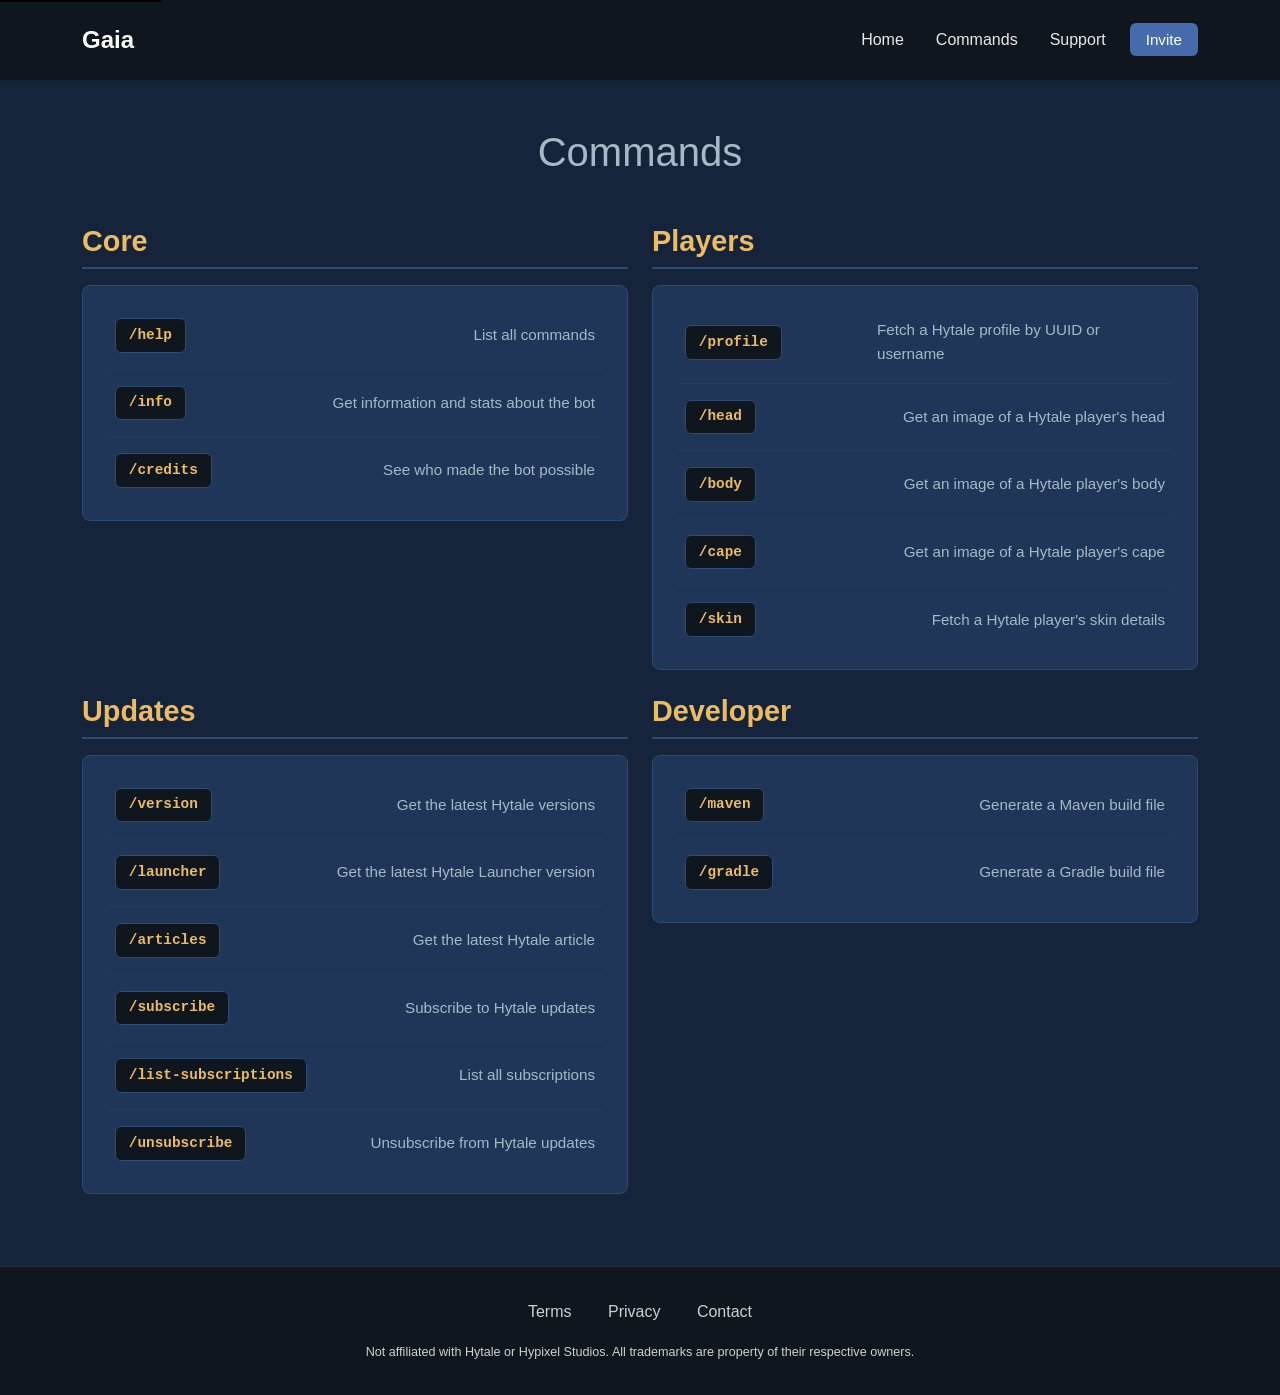
<file: commands.html>
<!DOCTYPE html>
<html lang="en">
<head>
    <meta charset="UTF-8">
    <meta name="viewport" content="width=device-width, initial-scale=1.0">

    <!-- Meta tags -->
    <title>Gaia - Commands</title>
    <meta charset="UTF-8">
    <meta name="title" content="Gaia Commands">
    <meta name="og:title" content="Gaia Commands">
    <meta name="twitter:title" content="Gaia Commands">
    <meta name="og:site_name" content="Gaia">
    <meta name="description" content="A Discord bot keeping watch over Orbis.">
    <meta name="og:description" content="A Discord bot keeping watch over Orbis.">
    <meta name="twitter:description" content="A Discord bot keeping watch over Orbis.">
    <meta name="url" content="https://gaia.tis.codes">
    <meta name="keywords" content="gaia,discord,bot,hytale,bots,server,support,help,commands">

    <!-- Icons -->
    <link rel="apple-touch-icon" sizes="180x180" href="/icons/apple-touch-icon.png">
    <link rel="icon" type="image/png" sizes="32x32" href="/icons/favicon-32x32.png">
    <link rel="icon" type="image/png" sizes="16x16" href="/icons/favicon-16x16.png">
    <link rel="manifest" href="/icons/site.webmanifest">
    <link rel="mask-icon" href="/icons/safari-pinned-tab.svg" color="#5bbad5">
    <link rel="shortcut icon" href="/icons/favicon.ico">
    <meta name="msapplication-TileColor" content="#00aba9">
    <meta name="msapplication-config" content="/icons/browserconfig.xml">
    <meta name="theme-color" content="#ffffff">

    <!-- Styles -->
    <link rel="stylesheet" href="https://cdn.jsdelivr.net/npm/bootstrap@5.3.8/dist/css/bootstrap.min.css" integrity="sha384-sRIl4kxILFvY47J16cr9ZwB07vP4J8+LH7qKQnuqkuIAvNWLzeN8tE5YBujZqJLB" crossorigin="anonymous">
    <link rel="stylesheet" href="https://cdnjs.cloudflare.com/ajax/libs/font-awesome/6.0.0/css/all.min.css" integrity="sha384-3B6NwesSXE7YJlcLI9RpRqGf2p/EgVH8BgoKTaUrmKNDkHPStTQ3EyoYjCGXaOTS" crossorigin="anonymous">
    <link rel="stylesheet" href="css/gaia.css">

    <!-- Ackee: anonymous analytics-->
    <!-- See gaia.tis.codes/privacy -->
    <script async src="https://ackee.tis.codes/ackee.js"
      data-ackee-server="https://ackee.tis.codes"
      data-ackee-domain-id="605a3d2e-d862-4759-be21-3de7b6010901"
      data-ackee-opts='{ "detailed": true }'
    ></script>
</head>
<body>
    <!-- Skip Navigation Link -->
    <a href="#main-content" class="skip-link">Skip to main content</a>

    <!-- Navbar -->
    <nav class="navbar navbar-expand-lg navbar-dark" aria-label="Main navigation">
        <div class="container">
            <a class="navbar-brand" href="index.html" aria-label="Gaia Homepage">
                Gaia
            </a>
            <button class="navbar-toggler" type="button" data-bs-toggle="collapse" data-bs-target="#navbarNav" aria-controls="navbarNav" aria-expanded="false" aria-label="Toggle navigation">
                <span class="navbar-toggler-icon" aria-hidden="true"></span>
            </button>
            <div class="collapse navbar-collapse" id="navbarNav">
                <ul class="navbar-nav ms-auto" role="menubar">
                    <li class="nav-item" role="none">
                        <a class="nav-link" href="index.html" role="menuitem" tabindex="0">Home</a>
                    </li>
                    <li class="nav-item" role="none">
                        <a class="nav-link" href="commands.html" role="menuitem" tabindex="0">Commands</a>
                    </li>
                    <li class="nav-item" role="none">
                        <a class="nav-link" href="support.html" role="menuitem" tabindex="0">Support</a>
                    </li>
                    <li class="nav-item ms-2" role="none">
                        <a class="invite-nav-btn" href="invite.html" role="menuitem" tabindex="0" aria-label="Invite Gaia to your server" target="_blank">Invite</a>
                    </li>
                </ul>
            </div>
        </div>
    </nav>

    <main id="main-content">
        <!-- Commands Section -->
        <section class="commands-section py-5" aria-labelledby="commands-heading">
            <div class="container">
                <h1 class="text-center mb-5" id="commands-heading">Commands</h1>

                <div class="row">
                    <div class="col-lg-6">
                        <div class="command-category">
                            <h3 class="category-title mb-3">Core</h3>
                            <div class="command-list">
                                <div class="command-item" role="listitem">
                                    <code class="command-id" aria-label="Command ID">/help</code>
                                    <span class="command-description" aria-label="Command description">List all commands</span>
                                </div>
                                <div class="command-item" role="listitem">
                                    <code class="command-id" aria-label="Command ID">/info</code>
                                    <span class="command-description" aria-label="Command description">Get information and stats about the bot</span>
                                </div>
                                <div class="command-item" role="listitem">
                                    <code class="command-id" aria-label="Command ID">/credits</code>
                                    <span class="command-description" aria-label="Command description">See who made the bot possible</span>
                                </div>
                            </div>
                        </div>
                    </div>
                    
                    <div class="col-lg-6">
                        <div class="command-category">
                            <h3 class="category-title mb-3">Players</h3>
                            <div class="command-list">
                                <div class="command-item" role="listitem">
                                    <code class="command-id" aria-label="Command ID">/profile</code>
                                    <span class="command-description" aria-label="Command description">Fetch a Hytale profile by UUID or username</span>
                                </div>
                                <div class="command-item" role="listitem">
                                    <code class="command-id" aria-label="Command ID">/head</code>
                                    <span class="command-description" aria-label="Command description">Get an image of a Hytale player's head</span>
                                </div>
                                <div class="command-item" role="listitem">
                                    <code class="command-id" aria-label="Command ID">/body</code>
                                    <span class="command-description" aria-label="Command description">Get an image of a Hytale player's body</span>
                                </div>
                                <div class="command-item" role="listitem">
                                    <code class="command-id" aria-label="Command ID">/cape</code>
                                    <span class="command-description" aria-label="Command description">Get an image of a Hytale player's cape</span>
                                </div>
                                <div class="command-item" role="listitem">
                                    <code class="command-id" aria-label="Command ID">/skin</code>
                                    <span class="command-description" aria-label="Command description">Fetch a Hytale player's skin details</span>
                                </div>
                            </div>
                        </div>
                    </div>

                    <div class="col-lg-6">
                        <div class="command-category">
                            <h3 class="category-title mb-3">Updates</h3>
                            <div class="command-list">
                                <div class="command-item" role="listitem">
                                    <code class="command-id" aria-label="Command ID">/version</code>
                                    <span class="command-description" aria-label="Command description">Get the latest Hytale versions</span>
                                </div>
                                <div class="command-item" role="listitem">
                                    <code class="command-id" aria-label="Command ID">/launcher</code>
                                    <span class="command-description" aria-label="Command description">Get the latest Hytale Launcher version</span>
                                </div>
                                <div class="command-item" role="listitem">
                                    <code class="command-id" aria-label="Command ID">/articles</code>
                                    <span class="command-description" aria-label="Command description">Get the latest Hytale article</span>
                                </div>
                                <div class="command-item" role="listitem">
                                    <code class="command-id" aria-label="Command ID">/subscribe</code>
                                    <span class="command-description" aria-label="Command description">Subscribe to Hytale updates</span>
                                </div>
                                <div class="command-item" role="listitem">
                                    <code class="command-id" aria-label="Command ID">/list-subscriptions</code>
                                    <span class="command-description" aria-label="Command description">List all subscriptions</span>
                                </div>
                                <div class="command-item" role="listitem">
                                    <code class="command-id" aria-label="Command ID">/unsubscribe</code>
                                    <span class="command-description" aria-label="Command description">Unsubscribe from Hytale updates</span>
                                </div>
                            </div>
                        </div>
                    </div>

                    <div class="col-lg-6">
                        <div class="command-category">
                            <h3 class="category-title mb-3">Developer</h3>
                            <div class="command-list">
                                <div class="command-item" role="listitem">
                                    <code class="command-id" aria-label="Command ID">/maven</code>
                                    <span class="command-description" aria-label="Command description">Generate a Maven build file</span>
                                </div>
                                <div class="command-item" role="listitem">
                                    <code class="command-id" aria-label="Command ID">/gradle</code>
                                    <span class="command-description" aria-label="Command description">Generate a Gradle build file</span>
                                </div>
                            </div>
                        </div>
                    </div>
                </div>
            </div>
        </section>
    </main>

    <!-- Footer -->
    <footer class="footer" role="contentinfo">
        <div class="container">
            <div class="footer-links">
                <a href="terms.html">Terms</a>
                <a href="privacy.html">Privacy</a>
                <a href="contact.html">Contact</a>
            </div>
            <div class="footer-info">
                <small>Not affiliated with Hytale or Hypixel Studios. All trademarks are property of their respective owners.</small>
            </div>
        </div>
    </footer>

    <script src="js/gaia.js"></script>
</body>
</html>
</file>
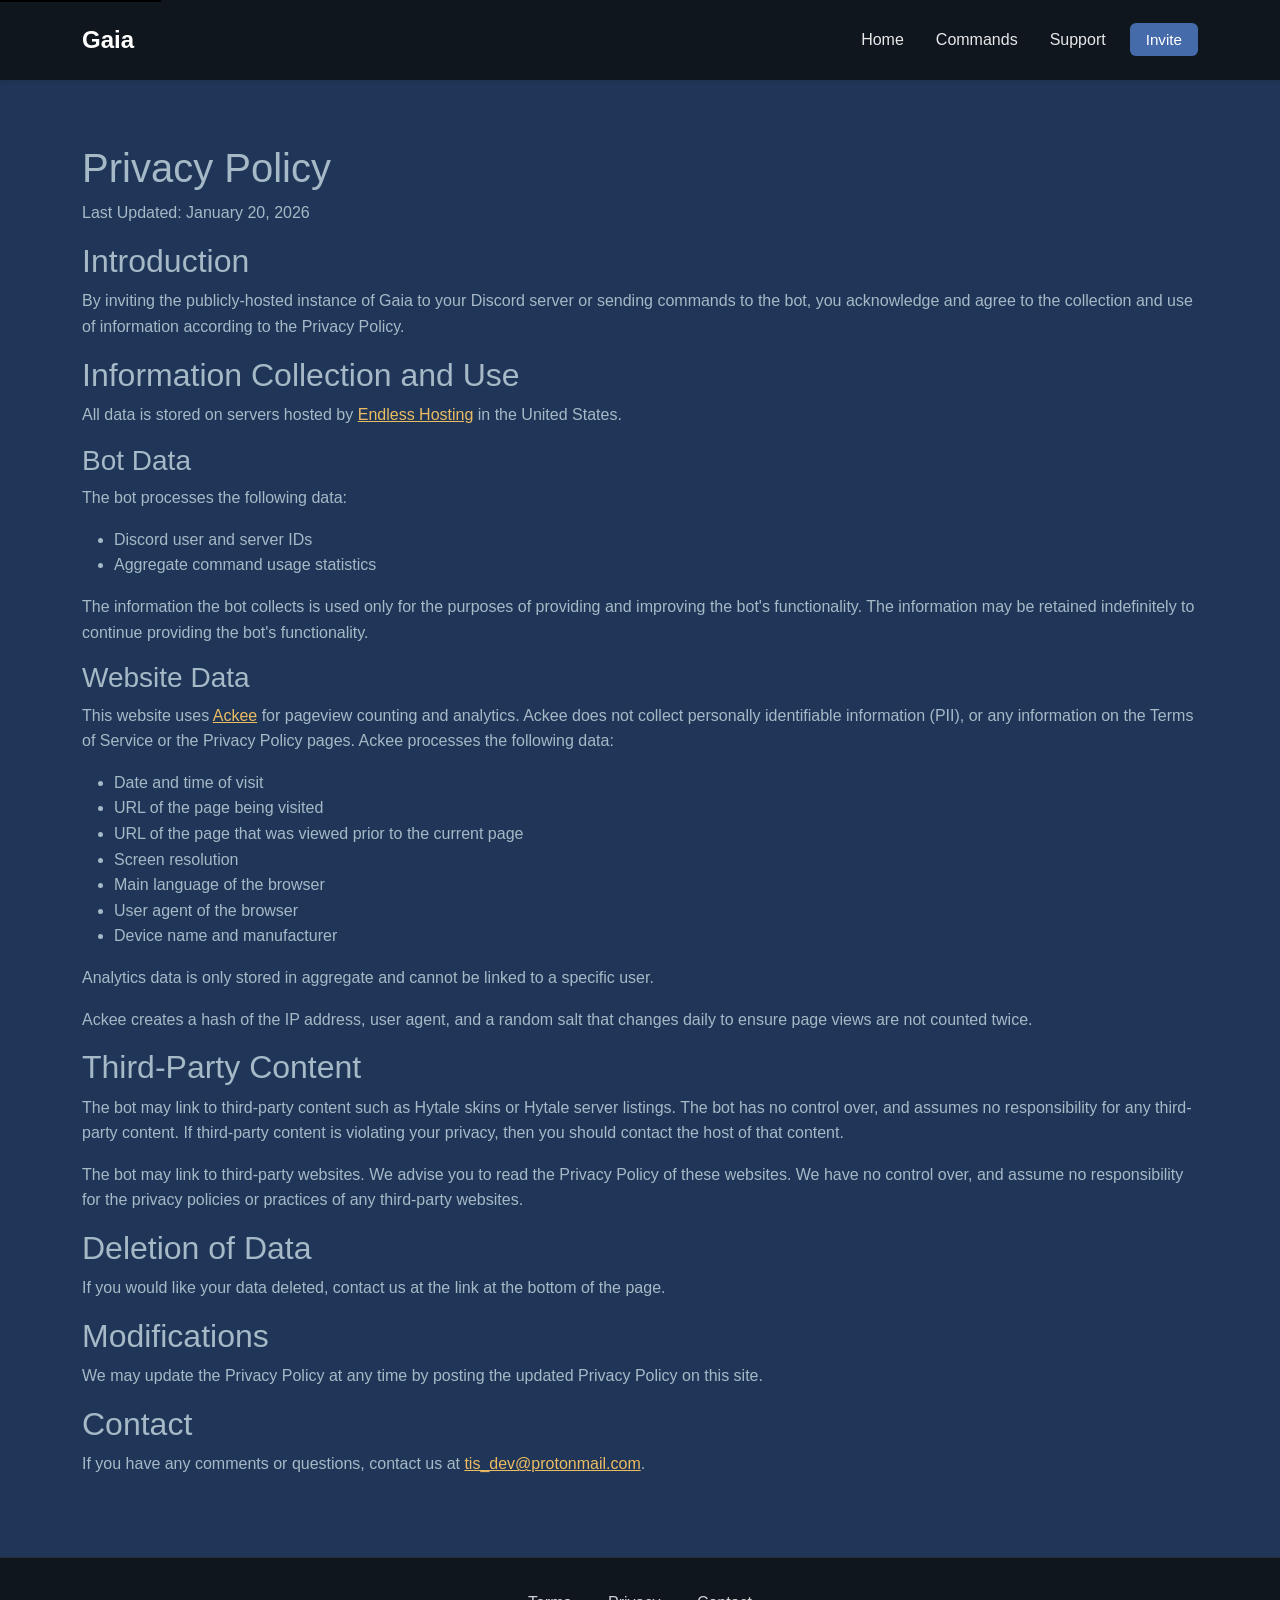
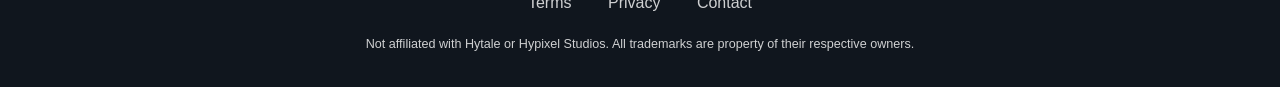
<file: privacy.html>
<!DOCTYPE html>
<html lang="en">
<head>
    <meta charset="UTF-8">
    <meta name="viewport" content="width=device-width, initial-scale=1.0">

    <!-- Meta tags -->
    <title>Gaia - Privacy</title>
    <meta charset="UTF-8">
    <meta name="title" content="Gaia Privacy Policy">
    <meta name="og:title" content="Gaia Privacy Policy">
    <meta name="twitter:title" content="Gaia Privacy Policy">
    <meta name="og:site_name" content="Gaia">
    <meta name="description" content="A Discord bot keeping watch over Orbis.">
    <meta name="og:description" content="A Discord bot keeping watch over Orbis.">
    <meta name="twitter:description" content="A Discord bot keeping watch over Orbis.">
    <meta name="url" content="https://gaia.tis.codes">
    <meta name="keywords" content="gaia,discord,bot,hytale,bots,server,support,help,commands">

    <!-- Icons -->
    <link rel="apple-touch-icon" sizes="180x180" href="/icons/apple-touch-icon.png">
    <link rel="icon" type="image/png" sizes="32x32" href="/icons/favicon-32x32.png">
    <link rel="icon" type="image/png" sizes="16x16" href="/icons/favicon-16x16.png">
    <link rel="manifest" href="/icons/site.webmanifest">
    <link rel="mask-icon" href="/icons/safari-pinned-tab.svg" color="#5bbad5">
    <link rel="shortcut icon" href="/icons/favicon.ico">
    <meta name="msapplication-TileColor" content="#00aba9">
    <meta name="msapplication-config" content="/icons/browserconfig.xml">
    <meta name="theme-color" content="#ffffff">

    <!-- Styles -->
    <link rel="stylesheet" href="https://cdn.jsdelivr.net/npm/bootstrap@5.3.8/dist/css/bootstrap.min.css" integrity="sha384-sRIl4kxILFvY47J16cr9ZwB07vP4J8+LH7qKQnuqkuIAvNWLzeN8tE5YBujZqJLB" crossorigin="anonymous">
    <link rel="stylesheet" href="https://cdnjs.cloudflare.com/ajax/libs/font-awesome/6.0.0/css/all.min.css" integrity="sha384-3B6NwesSXE7YJlcLI9RpRqGf2p/EgVH8BgoKTaUrmKNDkHPStTQ3EyoYjCGXaOTS" crossorigin="anonymous">
    <link rel="stylesheet" href="css/gaia.css">
</head>
<body>
    <!-- Skip Navigation Link -->
    <a href="#main-content" class="skip-link">Skip to main content</a>

    <!-- Navbar -->
    <nav class="navbar navbar-expand-lg navbar-dark" aria-label="Main navigation">
        <div class="container">
            <a class="navbar-brand" href="index.html" aria-label="Gaia Homepage">
                Gaia
            </a>
            <button class="navbar-toggler" type="button" data-bs-toggle="collapse" data-bs-target="#navbarNav" aria-controls="navbarNav" aria-expanded="false" aria-label="Toggle navigation">
                <span class="navbar-toggler-icon" aria-hidden="true"></span>
            </button>
            <div class="collapse navbar-collapse" id="navbarNav">
                <ul class="navbar-nav ms-auto" role="menubar">
                    <li class="nav-item" role="none">
                        <a class="nav-link" href="index.html" role="menuitem" tabindex="0">Home</a>
                    </li>
                    <li class="nav-item" role="none">
                        <a class="nav-link" href="commands.html" role="menuitem" tabindex="0">Commands</a>
                    </li>
                    <li class="nav-item" role="none">
                        <a class="nav-link" href="support.html" role="menuitem" tabindex="0">Support</a>
                    </li>
                    <li class="nav-item ms-2" role="none">
                        <a class="invite-nav-btn" href="invite.html" role="menuitem" tabindex="0" aria-label="Invite Gaia to your server" target="_blank">Invite</a>
                    </li>
                </ul>
            </div>
        </div>
    </nav>

    <main id="main-content">
        <!-- Content -->
        <section class="terms-section" aria-labelledby="privacy-policy">
            <div class="container">
                <h1 id="privacy-policy">Privacy Policy</h2>
                <p>Last Updated: January 20, 2026</p>

                <h2 id="introduction">Introduction</h2>
                <p>By inviting the publicly-hosted instance of Gaia to your Discord server or sending commands to the bot,
                    you acknowledge and agree to the collection and use of information according to the Privacy Policy.</p>

                <h2 id="information-collection-and-use">Information Collection and Use</h2>
                <p>All data is stored on servers hosted by <a href="https://theendlessweb.com/">Endless Hosting</a> in the United States.</p>

                <h3 id="bot-data">Bot Data</h3>
                <p>The bot processes the following data:</p>
                <ul>
                    <li>Discord user and server IDs</li>
                    <li>Aggregate command usage statistics</li>
                </ul>
                <p>The information the bot collects is used only for the purposes of providing and improving the bot&#39;s functionality.
                    The information may be retained indefinitely to continue providing the bot&#39;s functionality.</p>

                <h3 id="website-data">Website Data</h3>
                <p>This website uses <a href="https://github.com/electerious/Ackee/">Ackee</a> for pageview counting and analytics.
                    Ackee does not collect personally identifiable information (PII), or any information on the Terms of Service or the Privacy Policy pages.
                    Ackee processes the following data:</p>
                <ul>
                    <li>Date and time of visit</li>
                    <li>URL of the page being visited</li>
                    <li>URL of the page that was viewed prior to the current page</li>
                    <li>Screen resolution</li>
                    <li>Main language of the browser</li>
                    <li>User agent of the browser</li>
                    <li>Device name and manufacturer</li>
                </ul>
                <p>Analytics data is only stored in aggregate and cannot be linked to a specific user.</p>
                <p>Ackee creates a hash of the IP address, user agent, and a random salt that changes daily to ensure page views are not counted twice.

                <h2 id="third-party-content">Third-Party Content</h2>
                <p>The bot may link to third-party content such as Hytale skins or Hytale server listings. The bot has no control over, and assumes no responsibility for any third-party content. If third-party content is violating your privacy, then you should contact the host of that content.</p>
                <p>The bot may link to third-party websites. We advise you to read the Privacy Policy of these websites. We have no control over, and assume no responsibility for the privacy policies or practices of any third-party websites.</p>

                <h2 id="deletion-of-data">Deletion of Data</h2>
                <p>If you would like your data deleted, contact us at the link at the bottom of the page.</p>

                <h2 id="modifications">Modifications</h2>
                <p>We may update the Privacy Policy at any time by posting the updated Privacy Policy on this site.</p>

                <h2 id="contact">Contact</h2>
                <p>If you have any comments or questions, contact us at <a href="mailto:tis_dev@protonmail.com">tis_dev@protonmail.com</a>.</p>
            </div>
        </section>
    </main>

    <!-- Footer -->
    <footer class="footer" role="contentinfo">
        <div class="container">
            <div class="footer-links">
                <a href="terms.html">Terms</a>
                <a href="privacy.html">Privacy</a>
                <a href="contact.html">Contact</a>
            </div>
            <div class="footer-info">
                <small>Not affiliated with Hytale or Hypixel Studios. All trademarks are property of their respective owners.</small>
            </div>
        </div>
    </footer>

    <script src="js/gaia.js"></script>
</body>
</html>
</file>
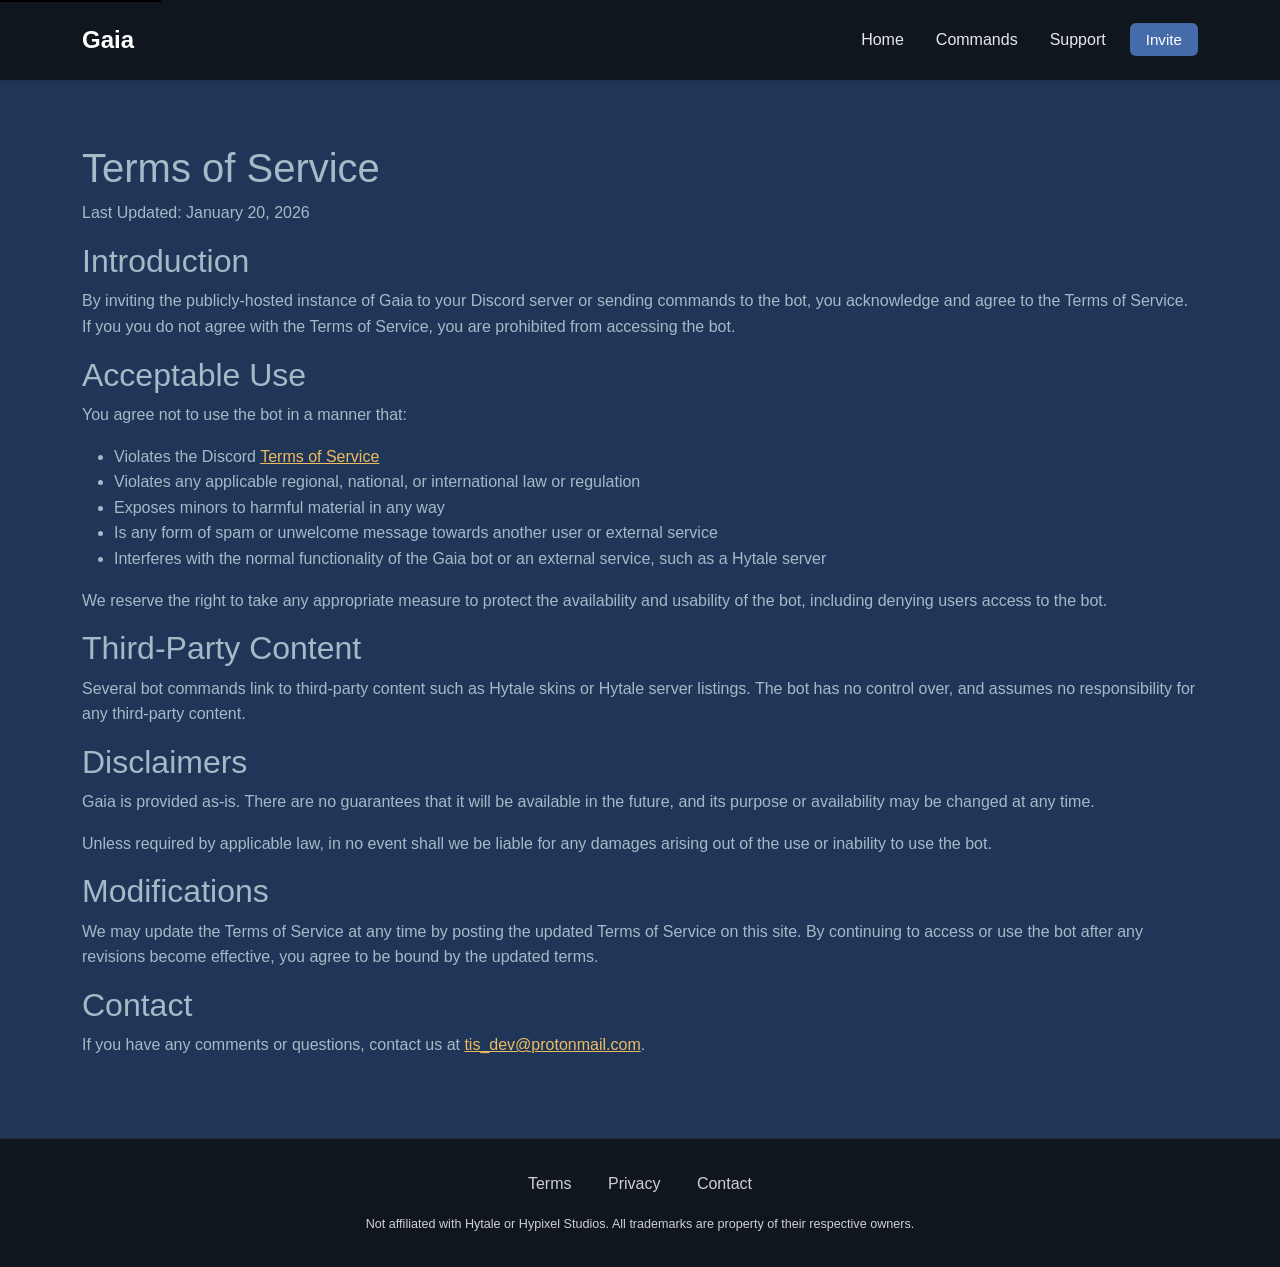
<file: terms.html>
<!DOCTYPE html>
<html lang="en">
<head>
    <meta charset="UTF-8">
    <meta name="viewport" content="width=device-width, initial-scale=1.0">

    <!-- Meta tags -->
    <title>Gaia - Terms</title>
    <meta charset="UTF-8">
    <meta name="title" content="Gaia Terms of Service">
    <meta name="og:title" content="Gaia Terms of Service">
    <meta name="twitter:title" content="Gaia Terms of Service">
    <meta name="og:site_name" content="Gaia">
    <meta name="description" content="A Discord bot keeping watch over Orbis.">
    <meta name="og:description" content="A Discord bot keeping watch over Orbis.">
    <meta name="twitter:description" content="A Discord bot keeping watch over Orbis.">
    <meta name="url" content="https://gaia.tis.codes">
    <meta name="keywords" content="gaia,discord,bot,hytale,bots,server,support,help,commands">

    <!-- Icons -->
    <link rel="apple-touch-icon" sizes="180x180" href="/icons/apple-touch-icon.png">
    <link rel="icon" type="image/png" sizes="32x32" href="/icons/favicon-32x32.png">
    <link rel="icon" type="image/png" sizes="16x16" href="/icons/favicon-16x16.png">
    <link rel="manifest" href="/icons/site.webmanifest">
    <link rel="mask-icon" href="/icons/safari-pinned-tab.svg" color="#5bbad5">
    <link rel="shortcut icon" href="/icons/favicon.ico">
    <meta name="msapplication-TileColor" content="#00aba9">
    <meta name="msapplication-config" content="/icons/browserconfig.xml">
    <meta name="theme-color" content="#ffffff">

    <!-- Styles -->
    <link rel="stylesheet" href="https://cdn.jsdelivr.net/npm/bootstrap@5.3.8/dist/css/bootstrap.min.css" integrity="sha384-sRIl4kxILFvY47J16cr9ZwB07vP4J8+LH7qKQnuqkuIAvNWLzeN8tE5YBujZqJLB" crossorigin="anonymous">
    <link rel="stylesheet" href="https://cdnjs.cloudflare.com/ajax/libs/font-awesome/6.0.0/css/all.min.css" integrity="sha384-3B6NwesSXE7YJlcLI9RpRqGf2p/EgVH8BgoKTaUrmKNDkHPStTQ3EyoYjCGXaOTS" crossorigin="anonymous">
    <link rel="stylesheet" href="css/gaia.css">
</head>
<body>
    <!-- Skip Navigation Link -->
    <a href="#main-content" class="skip-link">Skip to main content</a>

    <!-- Navbar -->
    <nav class="navbar navbar-expand-lg navbar-dark" aria-label="Main navigation">
        <div class="container">
            <a class="navbar-brand" href="index.html" aria-label="Gaia Homepage">
                Gaia
            </a>
            <button class="navbar-toggler" type="button" data-bs-toggle="collapse" data-bs-target="#navbarNav" aria-controls="navbarNav" aria-expanded="false" aria-label="Toggle navigation">
                <span class="navbar-toggler-icon" aria-hidden="true"></span>
            </button>
            <div class="collapse navbar-collapse" id="navbarNav">
                <ul class="navbar-nav ms-auto" role="menubar">
                    <li class="nav-item" role="none">
                        <a class="nav-link" href="index.html" role="menuitem" tabindex="0">Home</a>
                    </li>
                    <li class="nav-item" role="none">
                        <a class="nav-link" href="commands.html" role="menuitem" tabindex="0">Commands</a>
                    </li>
                    <li class="nav-item" role="none">
                        <a class="nav-link" href="support.html" role="menuitem" tabindex="0">Support</a>
                    </li>
                    <li class="nav-item ms-2" role="none">
                        <a class="invite-nav-btn" href="invite.html" role="menuitem" tabindex="0" aria-label="Invite Gaia to your server" target="_blank">Invite</a>
                    </li>
                </ul>
            </div>
        </div>
    </nav>

    <main id="main-content">
        <!-- Content -->
        <section class="terms-section" aria-labelledby="terms-of-service">
            <div class="container">
                <h1 id="terms-of-service">Terms of Service</h2>
                <p>Last Updated: January 20, 2026</p>

                <h2 id="introduction">Introduction</h2>
                <p>By inviting the publicly-hosted instance of Gaia to your Discord server or sending commands to the bot, you acknowledge and agree to the Terms of Service. If you you do not agree with the Terms of Service, you are prohibited from accessing the bot.</p>

                <h2 id="acceptable-use">Acceptable Use</h2>
                <p>You agree not to use the bot in a manner that:</p>
                <ul>
                    <li>Violates the Discord <a href="https://discord.com/terms">Terms of Service</a></li>
                    <li>Violates any applicable regional, national, or international law or regulation</li>
                    <li>Exposes minors to harmful material in any way</li>
                    <li>Is any form of spam or unwelcome message towards another user or external service</li>
                    <li>Interferes with the normal functionality of the Gaia bot or an external service, such as a Hytale server</li>
                </ul>
                <p>We reserve the right to take any appropriate measure to protect the availability and usability of the bot, including denying users access to the bot.</p>

                <h2 id="third-party-content">Third-Party Content</h2>
                <p>Several bot commands link to third-party content such as Hytale skins or Hytale server listings. The bot has no control over, and assumes no responsibility for any third-party content.</p>

                <h2 id="disclaimers">Disclaimers</h2>
                <p>Gaia is provided as-is. There are no guarantees that it will be available in the future, and its purpose or availability may be changed at any time.</p>
                <p>Unless required by applicable law, in no event shall we be liable for any damages arising out of the use or inability to use the bot.</p>

                <h2 id="modifications">Modifications</h2>
                <p>We may update the Terms of Service at any time by posting the updated Terms of Service on this site. By continuing to access or use the bot after any revisions become effective, you agree to be bound by the updated terms.</p>

                <h2 id="contact">Contact</h2>
                <p>If you have any comments or questions, contact us at <a href="mailto:tis_dev@protonmail.com">tis_dev@protonmail.com</a>.</p>
            </div>
        </section>
    </main>

    <!-- Footer -->
    <footer class="footer" role="contentinfo">
        <div class="container">
            <div class="footer-links">
                <a href="terms.html">Terms</a>
                <a href="privacy.html">Privacy</a>
                <a href="contact.html">Contact</a>
            </div>
            <div class="footer-info">
                <small>Not affiliated with Hytale or Hypixel Studios. All trademarks are property of their respective owners.</small>
            </div>
        </div>
    </footer>

    <script src="js/gaia.js"></script>
</body>
</html>
</file>
<file: css/gaia.css>
:root {
    --primary-color: #203658;
    --secondary-color: #15243a;
    --tertiary-color: #10161e;
    --accent-color: #ecbc62;
    --bright-color: #456baa;
    --text-color: #a5b9c6;
    --feature-border: #2d4a70;
    --minecord-color: #4caf50;
    --bs-link-color-rgb: var(--accent-color);
}

body {
    font-family: 'Segoe UI', Tahoma, Geneva, Verdana, sans-serif;
    color: var(--text-color);
    line-height: 1.6;
}

a:link {
    color: var(--accent-color);
}

a:link:hover {
    color: #fff;
}

.inner-link {
    color: var(--accent-color);
}

.inner-link:hover {
    color: #fff;
}

.skip-link {
    position: absolute;
    top: -40px;
    left: 0;
    background: #000;
    color: white;
    padding: 8px;
    text-decoration: none;
    z-index: 100;
}

.skip-link:focus {
    top: 0;
    outline: 3px solid #ffcc00;
}

[role="contentinfo"] {
    border-top: 1px solid rgba(255, 255, 255, 0.1);
    padding-top: 1rem;
}

.navbar {
    background-color: var(--tertiary-color);
    padding: 1rem 0;
    box-shadow: 0 2px 4px rgba(0,0,0,0.1);
}

.navbar-brand {
    font-weight: bold;
    font-size: 1.5rem;
    color: white !important;
}

.navbar-nav .nav-link {
    color: rgba(255,255,255,0.9) !important;
    margin: 0 0.5rem;
    padding: 0.5rem 1rem;
    border-radius: 4px;
    transition: all 0.3s ease;
}

.navbar-nav .nav-link:hover {
    color: white !important;
    background-color: rgba(255,255,255,0.1);
}

.navbar-nav {
    align-items: center;
}

.invite-nav-btn {
    background-color: var(--bright-color);
    color: white !important;
    padding: 0.5rem 1rem;
    text-decoration: none;
    border-radius: 6px;
    font-weight: 500;
    font-size: 0.95rem;
    transition: background-color 0.3s ease;
}

.invite-nav-btn:hover {
    background-color: var(--accent-color);
    color: white !important;
    text-decoration: none;
}

.hero-section {
    background-color: var(--primary-color);
    color: white;
    padding: 4rem 0;
    text-align: center;
}

.hero-content {
    max-width: 800px;
    margin: 0 auto;
}

.tagline {
    color: var(--accent-color);
    font-size: 3rem;
    font-weight: bold;
    margin-bottom: 1rem;
}

.description {
    font-size: 1.25rem;
    margin-bottom: 2rem;
    opacity: 0.9;
}

.invite-button {
    display: inline-block;
    background-color: var(--bright-color);
    color: white !important;
    padding: 1rem 2rem;
    text-decoration: none;
    border-radius: 8px;
    font-weight: bold;
    font-size: 1.1rem;
    margin-bottom: 2rem;
    transition: background-color 0.3s ease;
}

.invite-button a:link {
    color: white;
}

.invite-button:hover {
    background-color: var(--accent-color);
    color: white;
    text-decoration: none;
}

.demo-image {
    max-width: 100%;
    height: auto;
    border-radius: 12px;
    box-shadow: 0 8px 25px rgba(0,0,0,0.2);
    margin-top: 2rem;
    display: block;
    margin-left: auto;
    margin-right: auto;
}

.features-section {
    padding: 4rem 0;
    background-color: var(--secondary-color);
}

.section-title {
    text-align: center;
    font-size: 2.5rem;
    font-weight: bold;
    margin-bottom: 3rem;
    color: var(--accent-color);
}

.feature-item {
    background-color: var(--primary-color);
    padding: 2rem 2rem 1rem 2rem;
    margin-bottom: 1.5rem;
    border-radius: 8px;
    border: 2px solid var(--feature-border);
    box-shadow: 0 4px 6px rgba(0,0,0,0.1);
    transition: transform 0.3s ease, box-shadow 0.3s ease;
    display: flex;
    align-items: flex-start;
}

.feature-item:hover {
    transform: scale(1.02);
    box-shadow: 0 6px 12px rgba(0,0,0,0.15);
}

.feature-icon {
    font-size: 2rem;
    color: var(--accent-color);
    margin-right: 1.5rem;
    margin-bottom: 0;
    flex-shrink: 0;
}

.feature-content {
    flex: 1;
}

.feature-title {
    font-size: 1.25rem;
    font-weight: bold;
    margin-bottom: 0.5rem;
    color: var(--accent-color);
}

.minecord-card {
    position: fixed;
    bottom: 20px;
    right: 20px;
    background-color: var(--primary-color);
    border: 2px solid var(--feature-border);
    border-radius: 12px;
    padding: 1.5rem;
    box-shadow: 0 4px 15px rgba(0,0,0,0.2);
    transition: transform 0.3s ease, box-shadow 0.3s ease;
    z-index: 1000;
    max-width: 450px;
    text-decoration: none !important;
}

.minecord-card:hover {
    transform: translateY(-2px);
    box-shadow: 0 6px 20px rgba(0,0,0,0.3);
}

.minecord-logo {
    width: 64px;
    height: 64px;
    border-radius: 8px;
    object-fit: cover;
    margin-left: 1rem;
    flex-shrink: 0;
}

.minecord-text {
    display: flex;
    flex-direction: column;
    gap: 0.25rem;
}

.minecord-title {
    font-size: 1.25rem;
    font-weight: bold;
    color: var(--minecord-color);
    margin: 0;
    line-height: 1.2;
}

.minecord-description {
    font-size: 1rem;
    color: var(--text-color);
    margin: 0;
    line-height: 1.2;
}

.minecord-card a {
    text-decoration: none !important;
    color: inherit !important;
    display: flex;
    align-items: center;
    gap: 0.75rem;
}

.minecord-card a:hover {
    text-decoration: none !important;
    color: inherit !important;
}

@media (max-width: 768px) {
    .minecord-card {
        max-width: 375px;
        padding: 0.75rem;
    }

    .minecord-logo {
        width: 48px;
        height: 48px;
    }

    .minecord-title {
        font-size: 0.9rem;
    }

    .minecord-description {
        font-size: 0.75rem;
    }
}

.footer {
    background-color: var(--tertiary-color);
    color: white;
    padding: 2rem 0;
}

.footer-links {
    text-align: center;
    margin-bottom: 1rem;
}

.footer-links a {
    color: rgba(255,255,255,0.8);
    text-decoration: none;
    margin: 0 1rem;
    transition: color 0.3s ease;
}

.footer-links a:hover {
    color: white;
}

.footer-info {
    text-align: center;
    font-size: 0.9rem;
    opacity: 0.8;
}

@media (max-width: 768px) {
    .tagline {
        font-size: 2rem;
    }
    
    .description {
        font-size: 1rem;
    }
    
    .hero-section {
        padding: 2rem 0;
    }
    
    .feature-item {
        flex-direction: column;
        text-align: center;
    }
    
    .feature-icon {
        margin-right: 0;
        margin-bottom: 1rem;
    }
    
    .invite-nav-btn {
        margin-left: 0;
        margin-top: 1rem;
    }
}

.commands-section {
    background-color: var(--secondary-color);
    min-height: calc(100vh - 200px);
}

.category-title {
    color: var(--accent-color);
    font-size: 1.8rem;
    font-weight: bold;
    margin-bottom: 1.5rem;
    padding-bottom: 0.5rem;
    border-bottom: 2px solid var(--feature-border);
}

.command-list {
    background-color: var(--primary-color);
    border-radius: 8px;
    padding: 1rem 1.5rem;
    border: 1px solid var(--feature-border);
    margin-bottom: 1.5rem;
}

.command-item {
    display: flex;
    justify-content: space-between;
    align-items: center;
    padding: 1rem 0.5rem 1rem 0.5rem;
    border-bottom: 1px solid rgba(45, 74, 112, 0.3);
    transition: background-color 0.3s ease;
}

.command-item:last-child {
    border-bottom: none;
}

.command-item:hover {
    background-color: rgba(76, 107, 170, 0.1);
}

.command-id {
    background-color: var(--tertiary-color);
    color: var(--accent-color);
    padding: 0.3rem 0.8rem;
    border-radius: 6px;
    font-family: 'Courier New', monospace;
    font-weight: bold;
    font-size: 0.9rem;
    border: 1px solid var(--feature-border);
}

.command-description {
    color: var(--text-color);
    font-size: 0.95rem;
    max-width: 60%;
    text-align: left;
}

@media (max-width: 768px) {
    .command-item {
        flex-direction: column;
        align-items: flex-start;
        gap: 0.5rem;
    }
    
    .command-id {
        width: 100%;
        text-align: center;
    }
    
    .command-description {
        max-width: 100%;
        text-align: center;
    }
}

.terms-section {
    padding: 4rem 0;
    background-color: var(--primary-color);
}
</file>
